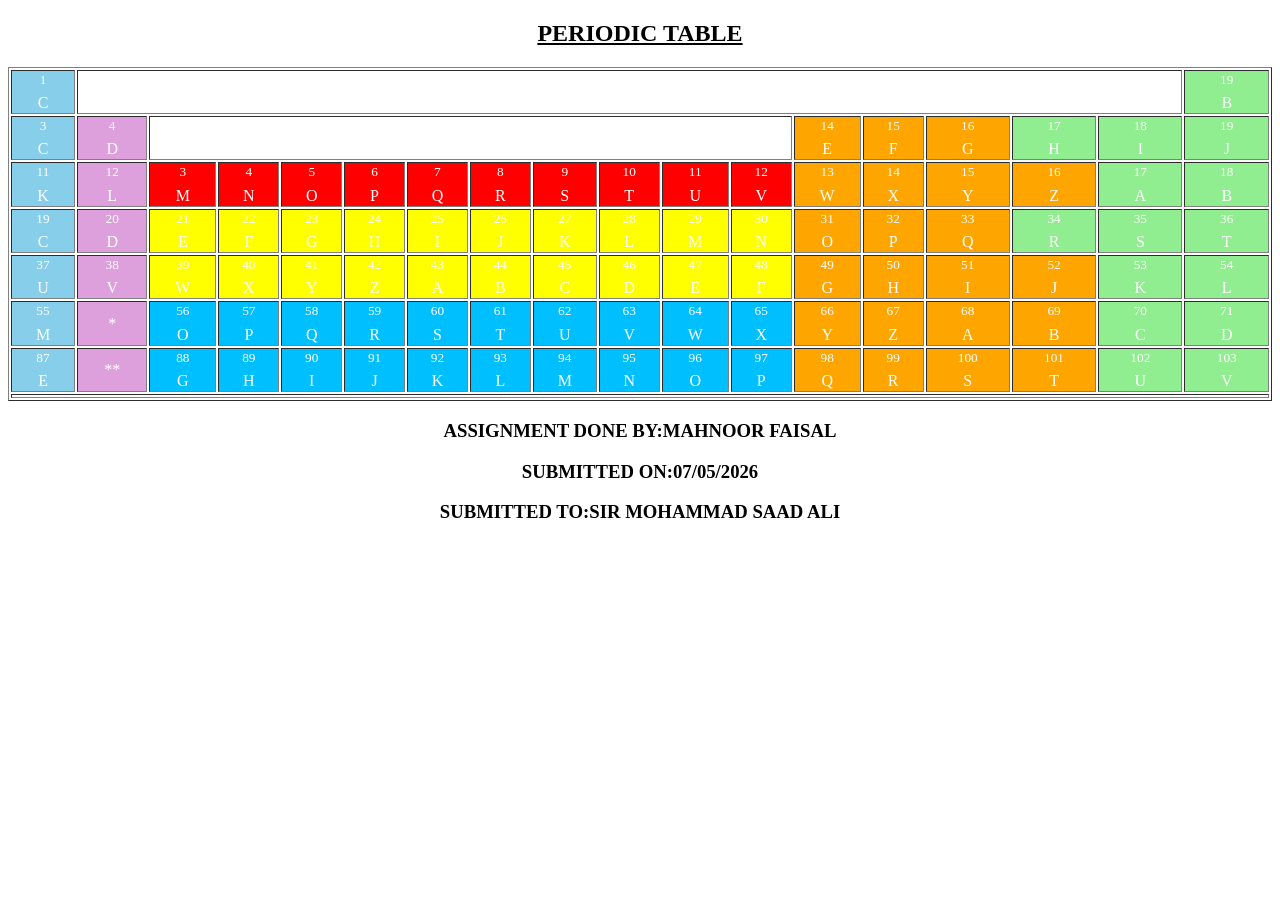
<file: assignment  4/index.html>
<!DOCTYPE html>
<html lang="en">

<head>
    <meta charset="UTF-8">
    <meta name="viewport" content="width=device-width, initial-scale=1.0">
    <title>Periodic Table</title>
</head>

<body>
    <center>
        <h2><u>PERIODIC TABLE</u></h2>
    </center>
    <font color="white">
        <table border="1" width="100%" align="center">
        
            <tr>

                <td bgcolor="skyblue">
                    <center>
                            <sup>1</sup><br>C
                    </center>
                    </td>
                    <td colspan="16"></td>
            
                <td bgcolor="lightgreen">
                    <center>
                    <sup>19</sup><br>B
                    </center>
                </td>
            </tr>

            <tr>
                
                <td bgcolor="skyblue">
                    <center><sup>3</sup><br>C</center>
                </td>

                <td bgcolor="plum">
                    <center><sup>4</sup><br>D</center>
                </td>

                <td colspan="10"></td>

                <td bgcolor="orange">
                    <center><sup>14</sup><br>E</center>
                </td>

                <td bgcolor="orange">
                    <center><sup>15</sup><br>F</center>
                </td>

                <td bgcolor="orange">
                    <center><sup>16</sup><br>G</center>
                </td>

                <td bgcolor="lightgreen">
                    <center><sup>17</sup><br>H</center>
                </td>

                <td bgcolor="lightgreen">
                    <center><sup>18</sup><br>I</center>
                </td>

                <td bgcolor="lightgreen">
                    <center><sup>19</sup><br>J</center>
                </td>
            </tr>

            <tr>
            
                <td bgcolor="skyblue">
                    <center><sup>11</sup><br>K</center>
                </td>

                <td bgcolor="plum">
                    <center><sup>12</sup><br>L</center>
                </td>

                <td bgcolor="red">
                    <center><sup>3</sup><br>M</center>
                </td>
                <td bgcolor="red">
                    <center><sup>4</sup><br>N</center>
                </td>
                <td bgcolor="red">
                    <center><sup>5</sup><br>O</center>
                </td>
                <td bgcolor="red">
                    <center><sup>6</sup><br>P</center>
                </td>
                <td bgcolor="red">
                    <center><sup>7</sup><br>Q</center>
                </td>
                <td bgcolor="red">
                    <center><sup>8</sup><br>R</center>
                </td>
                <td bgcolor="red">
                    <center><sup>9</sup><br>S</center>
                </td>
                <td bgcolor="red">
                    <center><sup>10</sup><br>T</center>
                </td>
                <td bgcolor="red">
                    <center><sup>11</sup><br>U</center>
                </td>
                <td bgcolor="red">
                    <center><sup>12</sup><br>V</center>
                </td>

                <td bgcolor="orange">
                    <center><sup>13</sup><br>W</center>
                </td>
                <td bgcolor="orange">
                    <center><sup>14</sup><br>X</center>
                </td>
                <td bgcolor="orange">
                    <center><sup>15</sup><br>Y</center>
                </td>
                <td bgcolor="orange">
                    <center><sup>16</sup><br>Z</center>
                </td>
                <td bgcolor="lightgreen">
                    <center><sup>17</sup><br>A</center>
                </td>
                <td bgcolor="lightgreen">
                    <center><sup>18</sup><br>B</center>
                </td>
            </tr>

            <tr>

                <td bgcolor="skyblue">
                    <center><sup>19</sup><br>C</center>
                </td>

                <td bgcolor="plum">
                    <center><sup>20</sup><br>D</center>
                </td>

                <td bgcolor="yellow">
                    <center><sup>21</sup><br>E</center>
                </td>
                <td bgcolor="yellow">
                    <center><sup>22</sup><br>F</center>
                </td>
                <td bgcolor="yellow">
                    <center><sup>23</sup><br>G</center>
                </td>
                <td bgcolor="yellow">
                    <center><sup>24</sup><br>H</center>
                </td>
                <td bgcolor="yellow">
                    <center><sup>25</sup><br>I</center>
                </td>
                <td bgcolor="yellow">
                    <center><sup>26</sup><br>J</center>
                </td>
                <td bgcolor="yellow">
                    <center><sup>27</sup><br>K</center>
                </td>
                <td bgcolor="yellow">
                    <center><sup>28</sup><br>L</center>
                </td>
                <td bgcolor="yellow">
                    <center><sup>29</sup><br>M</center>
                </td>
                <td bgcolor="yellow">
                    <center><sup>30</sup><br>N</center>
                </td>

                <td bgcolor="orange">
                    <center><sup>31</sup><br>O</center>
                </td>
                <td bgcolor="orange">
                    <center><sup>32</sup><br>P</center>
                </td>
                <td bgcolor="orange">
                    <center><sup>33</sup><br>Q</center>
                </td>
                <td bgcolor="lightgreen">
                    <center><sup>34</sup><br>R</center>
                </td>
                <td bgcolor="lightgreen">
                    <center><sup>35</sup><br>S</center>
                </td>
                <td bgcolor="lightgreen">
                    <center><sup>36</sup><br>T</center>
                </td>

            </tr>

            <tr>

                <td bgcolor="skyblue">
                    <center><sup>37</sup><br>U</center>
                </td>
                <td bgcolor="plum">
                    <center><sup>38</sup><br>V</center>
                </td>

                <td bgcolor="yellow">
                    <center><sup>39</sup><br>W</center>
                </td>
                <td bgcolor="yellow">
                    <center><sup>40</sup><br>X</center>
                </td>
                <td bgcolor="yellow">
                    <center><sup>41</sup><br>Y</center>
                </td>
                <td bgcolor="yellow">
                    <center><sup>42</sup><br>Z</center>
                </td>
                <td bgcolor="yellow">
                    <center><sup>43</sup><br>A</center>
                </td>
                <td bgcolor="yellow">
                    <center><sup>44</sup><br>B</center>
                </td>
                <td bgcolor="yellow">
                    <center><sup>45</sup><br>C</center>
                </td>
                <td bgcolor="yellow">
                    <center><sup>46</sup><br>D</center>
                </td>
                <td bgcolor="yellow">
                    <center><sup>47</sup><br>E</center>
                </td>
                <td bgcolor="yellow">
                    <center><sup>48</sup><br>F</center>
                </td>

                <td bgcolor="orange">
                    <center><sup>49</sup><br>G</center>
                </td>
                <td bgcolor="orange">
                    <center><sup>50</sup><br>H</center>
                </td>
                <td bgcolor="orange">
                    <center><sup>51</sup><br>I</center>
                </td>
                <td bgcolor="orange">
                    <center><sup>52</sup><br>J</center>
                </td>
                <td bgcolor="lightgreen">
                    <center><sup>53</sup><br>K</center>
                </td>
                <td bgcolor="lightgreen">
                    <center><sup>54</sup><br>L</center>
                </td>
            </tr>

            <tr>

                <td bgcolor="skyblue">
                    <center><sup>55</sup><br>M</center>
                </td>
                <td bgcolor="plum">
                    <center>*</center>
                </td>

                <td bgcolor="deepskyblue">
                    <center><sup>56</sup><br>O</center>
                </td>
                <td bgcolor="deepskyblue">
                    <center><sup>57</sup><br>P</center>
                </td>
                <td bgcolor="deepskyblue">
                    <center><sup>58</sup><br>Q</center>
                </td>
                <td bgcolor="deepskyblue">
                    <center><sup>59</sup><br>R</center>
                </td>
                <td bgcolor="deepskyblue">
                    <center><sup>60</sup><br>S</center>
                </td>
                <td bgcolor="deepskyblue">
                    <center><sup>61</sup><br>T</center>
                </td>
                <td bgcolor="deepskyblue">
                    <center><sup>62</sup><br>U</center>
                </td>
                <td bgcolor="deepskyblue">
                    <center><sup>63</sup><br>V</center>
                </td>
                <td bgcolor="deepskyblue">
                    <center><sup>64</sup><br>W</center>
                </td>
                <td bgcolor="deepskyblue">
                    <center><sup>65</sup><br>X</center>
                </td>

                <td bgcolor="orange">
                    <center><sup>66</sup><br>Y</center>
                </td>
                <td bgcolor="orange">
                    <center><sup>67</sup><br>Z</center>
                </td>
                <td bgcolor="orange">
                    <center><sup>68</sup><br>A</center>
                </td>
                <td bgcolor="orange">
                    <center><sup>69</sup><br>B</center>
                </td>
                <td bgcolor="lightgreen">
                    <center><sup>70</sup><br>C</center>
                </td>
                <td bgcolor="lightgreen">
                    <center><sup>71</sup><br>D</center>
                </td>
            </tr>

            <tr>

                <td bgcolor="skyblue">
                    <center><sup>87</sup><br>E</center>
                </td>
                <td bgcolor="plum">
                    <center>**</center>
                </td>

                <td bgcolor="deepskyblue">
                    <center><sup>88</sup> <br>G</center>
                </td>
                <td bgcolor="deepskyblue">
                    <center><sup>89</sup><br>H</center>
                </td>
                <td bgcolor="deepskyblue">
                    <center><sup>90</sup><br>I</center>
                </td>
                <td bgcolor="deepskyblue">
                    <center><sup>91</sup><br>J</center>
                </td>
                <td bgcolor="deepskyblue">
                    <center><sup>92</sup><br>K</center>
                </td>
                <td bgcolor="deepskyblue">
                    <center><sup>93</sup><br>L </center>
                </td>
                <td bgcolor="deepskyblue">
                    <center><sup>94</sup><br>M</center>
                </td>
                <td bgcolor="deepskyblue">
                    <center><sup>95</sup><br>N</center>
                </td>
                <td bgcolor="deepskyblue">
                    <center><sup>96</sup><br>O</center>
                </td>
                <td bgcolor="deepskyblue">
                    <center><sup>97</sup><br>P</center>
                </td>

                <td bgcolor="orange">
                    <center><sup>98</sup><br>Q</center>
                </td>
                <td bgcolor="orange">
                    <center><sup>99</sup><br>R</center>
                </td>
                <td bgcolor="orange">
                    <center><sup>100</sup><br>S</center>
                </td>
                <td bgcolor="orange">
                    <center><sup>101</sup><br>T</center>
                </td>
                <td bgcolor="lightgreen">
                    <center><sup>102</sup><br>U</center>
                </td>
                <td bgcolor="lightgreen">
                    <center><sup>103</sup><br>V</center>
                </td>
            </tr>

            <tr>
                <td colspan="18"></td>
            </tr>

        </table>
    </font>
    <center>
    <h3>ASSIGNMENT DONE BY:MAHNOOR FAISAL</h3>
    <h3>SUBMITTED ON:07/05/2026</h3>
    <h3>SUBMITTED TO:SIR MOHAMMAD SAAD ALI</h3>
    </center>
</body>

</html>
</file>
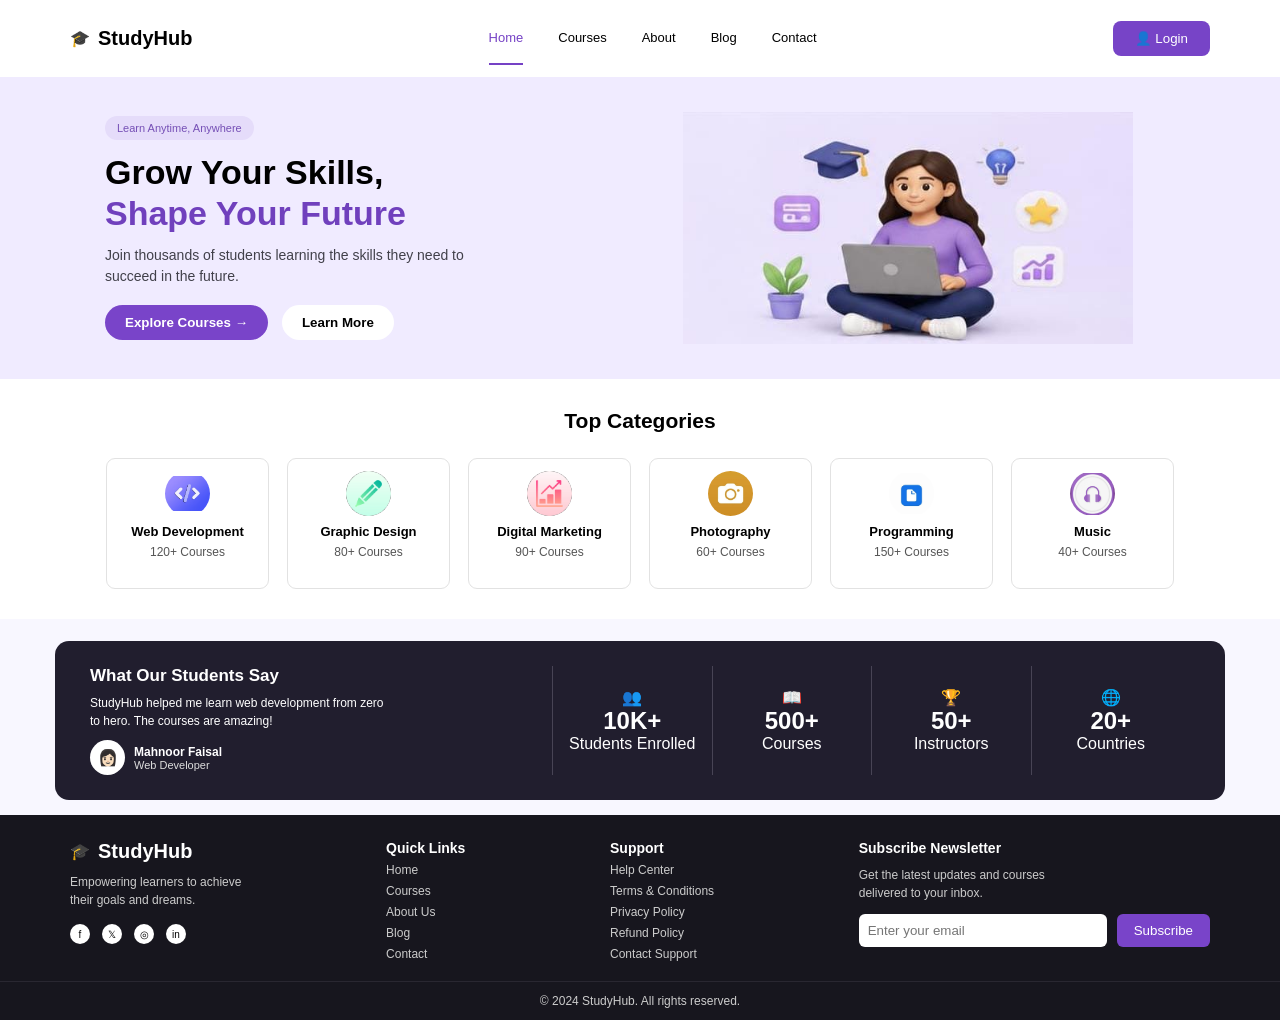
<file: assignment 0/index.html>
<!DOCTYPE html>
<html lang="en">

<head>
    <meta charset="UTF-8">
    <meta name="viewport" content="width=device-width, initial-scale=1.0">
    <title>Document</title>
</head>

<body>
    <title>StudyHub</title>
    <link rel="stylesheet" href="style.css">
    </head>

    <body>

        <div class="navbar">
            <div class="logos"> 🎓
                <h2>StudyHub</h2>
            </div>

            <div class="links">
                <a class="meow" href="#">Home</a>
                <a href="#">Courses</a>
                <a href="#">About</a>
                <a href="#">Blog</a>
                <a href="#">Contact</a>
            </div>

            <button class="login">👤 Login</button>
        </div>
        <div class="patanhi">
            <div class="text">

                <button class="small">
                    Learn Anytime, Anywhere
                </button>

                <h1>
                    Grow Your Skills,<br>
                    <b>Shape Your Future</b>
                </h1>

                <p>
                    Join thousands of students learning the skills
                    they need to succeed in the future.
                </p>

                <div class="buttons">

                    <button class="explore">
                        Explore Courses →
                    </button>

                    <button class="learnmore">
                        Learn More
                    </button>
                </div>
            </div>

            <div class="picture">
                <img src="girl.png">
            </div>
        </div>

        <div class="topcategories">

            <h2>Top Categories</h2>

            <div class="cards">
                <div class="box">

                    <div class="icon purple">
                        <img src="pic 2.jpeg.jpeg">
                    </div>
                    <h3>Web Development</h3>
                    <p>120+ Courses</p>

                </div>

                <div class="box">
                    <div class="icon green">
                        <img src="pic 3.jpeg.jpeg">
                    </div>

                    <h3>Graphic Design</h3>
                    <p>80+ Courses</p>

                </div>

                <div class="box">

                    <div class="icon pink">
                        <img src="pic 4.jpeg.jpeg">
                    </div>

                    <h3>Digital Marketing</h3>
                    <p>90+ Courses</p>

                </div>

                <div class="box">

                    <div class="icon yellow">
                        <img src="pic 5.jpeg.jpeg">
                    </div>

                    <h3>Photography</h3>
                    <p>60+ Courses</p>

                </div>

                <div class="box">

                    <div class="icon blue">
                        <img src="pic 6.jpeg.jpeg">
                    </div>

                    <h3>Programming</h3>
                    <p>150+ Courses</p>

                </div>

                <div class="box">

                    <div class="icon violet">
                        <img src="pic 7.jpeg.jpeg">
                    </div>

                    <h3>Music</h3>
                    <p>40+ Courses</p>

                </div>

            </div>

        </div>

        <div class="blackbox">

            <div class="review">

                <h2>What Our Students Say</h2>

                <p>
                    StudyHub helped me learn web development
                    from zero to hero. The courses are amazing!
                </p>

                <div class="student">

                    <div class="mahnoor">👩🏻</div>

                    <div>
                        <h4>Mahnoor Faisal</h4>
                        <p>Web Developer</p>
                    </div>

                </div>

            </div>

            <div class="pinky">
                <div>👥</div>
                <h2>10K+</h2>
                <p>Students Enrolled</p>
            </div>

            <div class="pinky">
                <div>📖</div>
                <h2>500+</h2>
                <p>Courses</p>
            </div>

            <div class="pinky">
                <div>🏆</div>
                <h2>50+</h2>
                <p>Instructors</p>
            </div>

            <div class="pinky">
                <div>🌐</div>
                <h2>20+</h2>
                <p>Countries</p>
            </div>

        </div>

        <div class="footer">

            <div class="footerkiinfo">

                <div class="footerkalogo">🎓
                    <h2>StudyHub</h2>
                </div>

                <p>
                    Empowering learners to achieve<br>
                    their goals and dreams.
                </p>

                <div class="social">
                    <div>f</div>
                    <div>𝕏</div>
                    <div>◎</div>
                    <div>in</div>
                </div>

            </div>

            <div class="footer-column">

                <h3>Quick Links</h3>

                <a href="#">Home</a>
                <a href="#">Courses</a>
                <a href="#">About Us</a>
                <a href="#">Blog</a>
                <a href="#">Contact</a>

            </div>

            <div class="footer-column">

                <h3>Support</h3>

                <a href="#">Help Center</a>
                <a href="#">Terms & Conditions</a>
                <a href="#">Privacy Policy</a>
                <a href="#">Refund Policy</a>
                <a href="#">Contact Support</a>

            </div>

            <div class="newsletter">

                <h3>Subscribe Newsletter</h3>

                <p>
                    Get the latest updates and courses<br>
                    delivered to your inbox.
                </p>

                <div class="subscribe">

                    <input type="text" placeholder="Enter your email">
                    <button>Subscribe</button>

                </div>

            </div>

        </div>

        <div class="copyright">
            © 2024 StudyHub. All rights reserved.
        </div>

    </body>

</html>
</file>
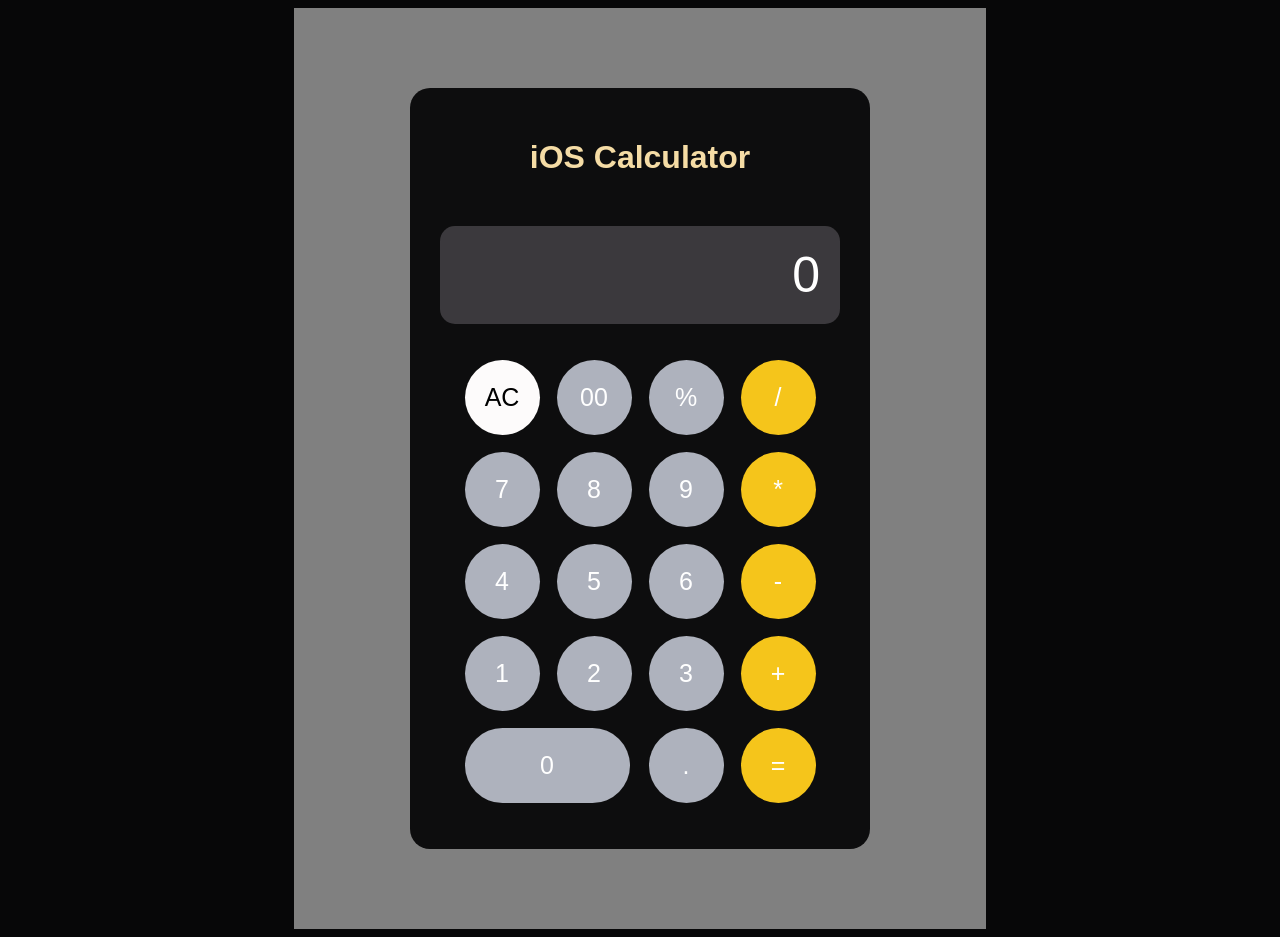
<file: assignment 2  css/index.html>
<!DOCTYPE html>
<html lang="en">
<head>
    <meta charset="UTF-8">
    <meta name="viewport" content="width=device-width, initial-scale=1.0">
    <title>Document</title>
<link rel="stylesheet" href="style.css">
</head>

<body>

    <div class="mahnoor">

    <div class="calculator">

        <h1>iOS Calculator</h1>

        <div class="screen">0</div>

        <table>
            <tr>
                <td><button class="white">AC</button></td>
                <td><button>00</button></td>
                <td><button>%</button></td>
                <td><button class="yellow">/</button></td>
            </tr>

            <tr>
                <td><button>7</button></td>
                <td><button>8</button></td>
                <td><button>9</button></td>
                <td><button class="yellow">*</button></td>
            </tr>

            <tr>
                <td><button>4</button></td>
                <td><button>5</button></td>
                <td><button>6</button></td>
                <td><button class="yellow">-</button></td>
            </tr>

            <tr>
                <td><button>1</button></td>
                <td><button>2</button></td>
                <td><button>3</button></td>
                <td><button class="yellow">+</button></td>
            </tr>

            <tr>
                <td colspan="2">
                    <button class="zero">0</button>
                </td>
                <td><button>.</button></td>
                <td><button class="yellow">=</button></td>
            </tr>
        </table>

    </div>

    </div>

    
</body>
</html>
</file>
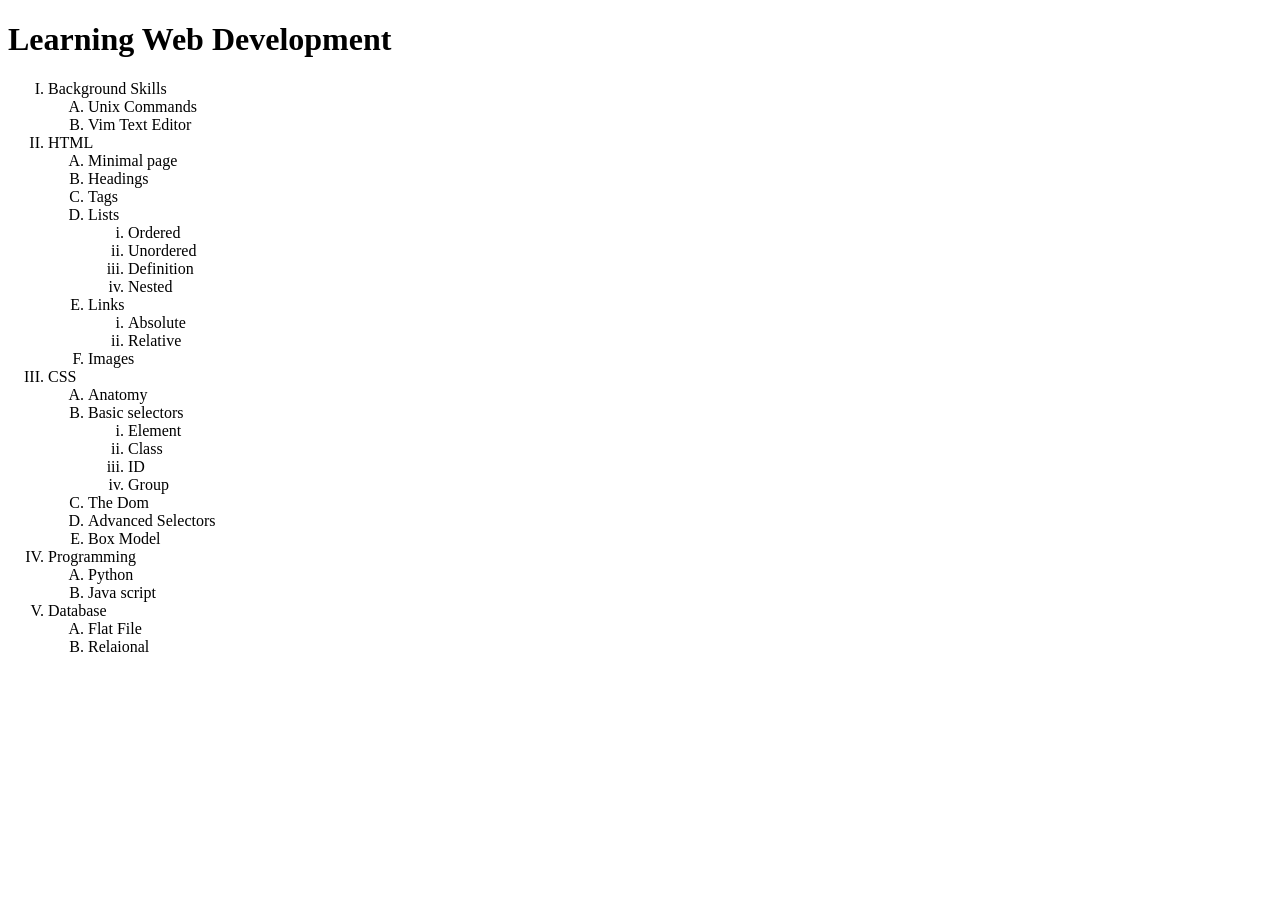
<file: assignment 2/index.html>
<!DOCTYPE html>
<html lang="en">
<head>
    <meta charset="UTF-8">
    <meta name="viewport" content="width=device-width, initial-scale=1.0">
    <title>Learning Web development</title>
</head>
<body>
    <h1><b>Learning Web Development</b></h1>
    <ol type="I">
        <li>Background Skills
        <ol type="A">
            <li>Unix Commands</li>
            <li>Vim Text Editor</li>
            </ol>
        </li>

            <li>HTML
                <Ol type="A">
                    <li>Minimal page</li>
                    <li>Headings </li>
                    <li>Tags</li>

                    <li>Lists
                        <ol type="i">
                        <li>Ordered</li>
                        <li>Unordered</li>
                        <li>Definition</li>
                        <li>Nested</li>
                    </ol>
                    </li>

                    <li>Links
                        <ol type="i">
                    <li>Absolute</li>
                    <li>Relative</li>
                    </ol>
                    </li>

                    <li>Images</li>
                    </ol>
                    </li>

                    <li>CSS
                    <ol type="A">
                    <li> Anatomy</li>

                    <li>Basic selectors
                        <ol  type="i">
                            <li>Element</li>
                            <li>Class</li>
                            <li>ID</li>
                            <li>Group </li>
                            </ol>
                        </li>

                        <li>The Dom</li>
                        <li>Advanced Selectors</li>
                        <li>Box Model</li>
                        </ol>
                    </li>

                    <li>Programming
                    <ol type="A">
                    <li>Python</li>
                    <li>Java script</li>
                    </ol>
                        </li>

                        <Li>Database
                        <ol  type="A">
                        <li>Flat File</li>
                        <li>Relaional</li>
                    </ol>
                </li>

            </ol>
</body>
</html>
</file>
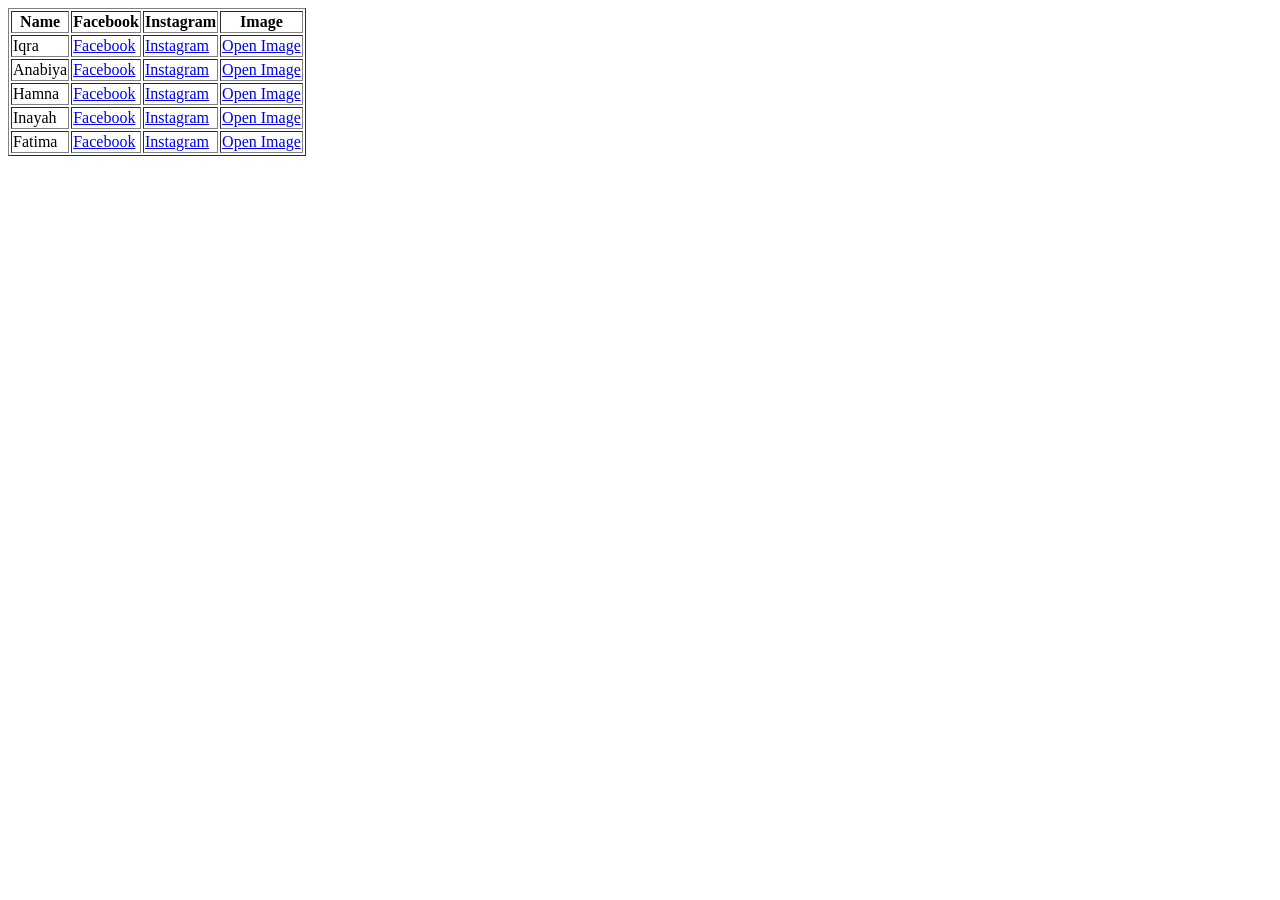
<file: assignment 3/index.html>
<!DOCTYPE html>
<html lang="en">

<head>
    <meta charset="UTF-8">
    <meta name="viewport" content="width=device-width, initial-scale=1.0">
    <title>Assignment 3</title>
</head>

<body>
    <table border="">
        <tr>
            <th>Name</th>
            <th>Facebook</th>
            <th>Instagram</th>
            <th>Image</th>
        </tr>

        <tr>
            <td>Iqra</td>
            <td><a target="_blank" href="https://www.facebook.con">Facebook</a></td>
            <td> <a target="_blank" href="https://www.instagram.com">Instagram</a></td>
            <td><a href="iqra.avif" target="_blank"> Open Image</a></td>
        </tr>

        <tr>
            <td>Anabiya</td>
            <td> <a target="_blank" href="https://www.facebook.com"> Facebook</a></td>
            <td> <a target="_blank" href="https://www.instagram.com"> Instagram</a></td>
            <td> <a href="anabiya.png" target="_blank"> Open Image </a></td>
        </tr>

        <tr>
            <td> Hamna</td>
            <td> <a target="_blank" href="https://www.facebook.com"> Facebook</a></td>
            <td> <a target="_blank" href="https://www.instagram.com"> Instagram</a></td>
            <td> <a href="hamna.webp" target="_blank"> Open Image</a></td>
        </tr>

        <tr>
            <td> Inayah</td>
            <td> <a target="_blank" href="https://www.facebook.com">Facebook</a></td>
            <td> <a target="_blank" href="https://www.instagram.com"> Instagram</a></td>
            <td> <a href="inayah.webp" target="_blank">Open Image </a></td>
        </tr>

        <tr>
            <td> Fatima</td>
            <td> <a target="_blank" href="https://www.facebook.com"> Facebook</a></td>
            <td> <a target="_blank" href="https://www.instagram.com"> Instagram</a></td>
            <td> <a href="fatima.webp" target="_blank">Open Image </a></td>
        </tr>
    </table>
</body>

</html>
</file>
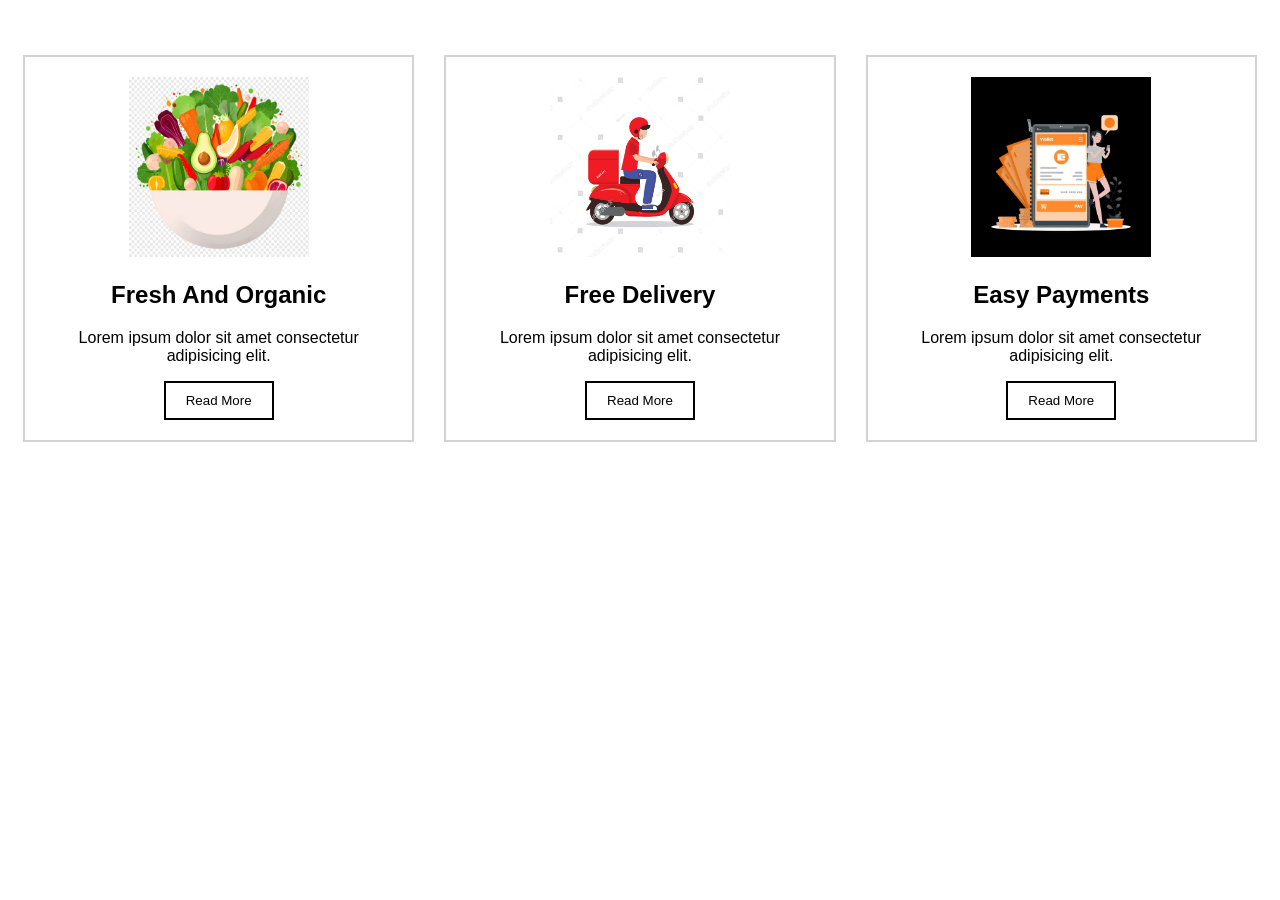
<file: assignment css/index.html>
<!DOCTYPE html>
<html>
<head>
    <title>Document</title>
    <link rel="stylesheet" href="style.css">
</head>
<body>

<div class="parent">

    <div class="card">
        <img src="bowl.png" alt="">
        <h2>Fresh And Organic</h2>
        <p>Lorem ipsum dolor sit amet consectetur adipisicing elit.</p>
        <button>Read More</button>
    </div>

    <div class="card">
        <img src="deliveryboy.png" alt="">
        <h2>Free Delivery</h2>
        <p>Lorem ipsum dolor sit amet consectetur adipisicing elit.</p>
        <button>Read More</button>
    </div>

    <div class="card">
        <img src="pay.png.png" alt="">
        <h2>Easy Payments</h2>
        <p>Lorem ipsum dolor sit amet consectetur adipisicing elit.</p>
        <button>Read More</button>
    </div>

</div>

</body>
</html>
</file>
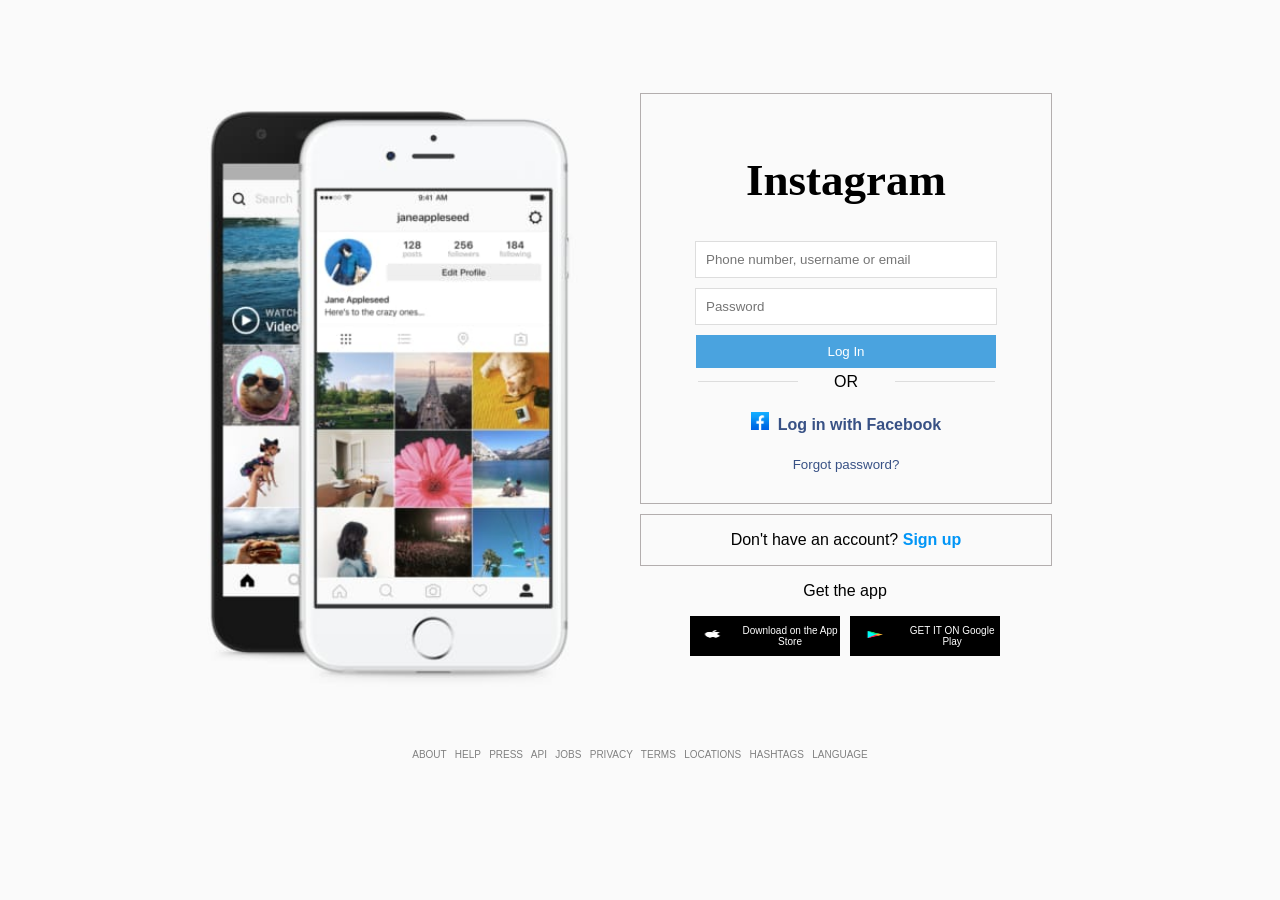
<file: assignmentt/index.html>
<!DOCTYPE html>
<html>

<head>
    <title>Instagram</title>
    <link rel="stylesheet" href="style.css">
</head>

<body>

    <div class="main">

        <div class="left">
            <img src="phone.png">
        </div>

        <div class="right">
            <div class="box1">

                <h1>Instagram</h1>

                <input type="text" placeholder="Phone number, username or email">

                <input type="password" placeholder="Password">

                <button>Log In</button>

                <div class="or">
                    <hr>
                    <p>OR</p>
                    <hr>
                </div>

                <h4>
                    <img class="facebook" src="facebook.png">&nbsp;
                    Log in with Facebook
                </h4>

                <small>Forgot password?</small>
            </div>

            <div class="box2">
                <p>
                    Don't have an account?
                    <b>Sign up</b>
                </p>

            </div>

            <p class="gettheapp">Get the app</p>

            <div class="apps">
                <div class="store">
                    <img src="appstore.png">
                    <p>Download on the App Store</p>
                </div>

                <div class="store">
                    <img src="googleplay.png">
                    <p>GET IT ON Google Play</p>
                </div>
            </div>
        </div>
    </div>

    <div class="footer">
        ABOUT &nbsp; HELP &nbsp; PRESS &nbsp; API &nbsp; JOBS &nbsp;
        PRIVACY &nbsp; TERMS &nbsp; LOCATIONS &nbsp; HASHTAGS &nbsp; LANGUAGE
    </div>

</body>

</html>
</file>
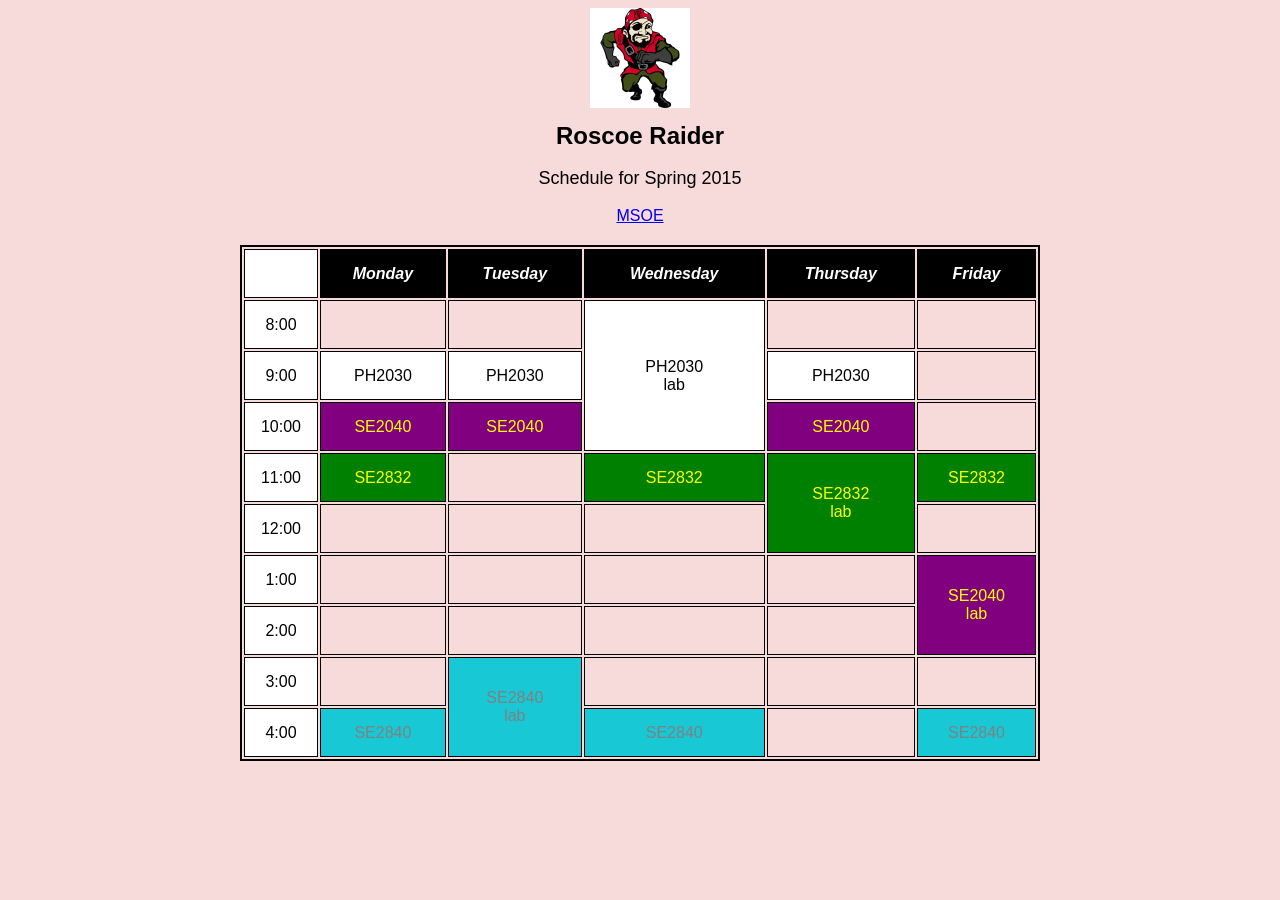
<file: assiignment 3 css/index.html>
<!DOCTYPE html>
<html>
<head>
    <title>Roscoe Raider</title>
    <link rel="stylesheet" href="style.css">
</head>

<body>

<div class="main">

    <img src="roscoraider.png" class="raider">

    <h2>Roscoe Raider</h2>
    <p class="schedule">Schedule for Spring 2015</p>
    <a href="#">MSOE</a>

    <table>

        <tr>
            <th class="time"></th>
            <th>Monday</th>
            <th>Tuesday</th>
            <th>Wednesday</th>
            <th>Thursday</th>
            <th>Friday</th>
        </tr>

        <tr>
            <td class="time">8:00</td>
            <td></td>
            <td></td>
            <td rowspan="3" class="white">PH2030<br>lab</td>
            <td></td>
            <td></td>
        </tr>

        <tr>
            <td class="time">9:00</td>
            <td class="white">PH2030</td>
            <td class="white">PH2030</td>
            <td class="white">PH2030</td>
            <td></td>
        </tr>

        <tr>
            <td class="time">10:00</td>
            <td class="purple">SE2040</td>
            <td class="purple">SE2040</td>
            <td class="purple">SE2040</td>
            <td></td>
        </tr>

        <tr>
            <td class="time">11:00</td>
            <td class="green">SE2832</td>
            <td></td>
            <td class="green">SE2832</td>
            <td rowspan="2" class="green">SE2832<br>lab</td>
            <td class="green">SE2832</td>
        </tr>

        <tr>
            <td class="time">12:00</td>
            <td></td>
            <td></td>
            <td></td>
            <td></td>
        </tr>

        <tr>
            <td class="time">1:00</td>
            <td></td>
            <td></td>
            <td></td>
            <td></td>
            <td rowspan="2" class="purple">SE2040<br>lab</td>
        </tr>

        <tr>
            <td class="time">2:00</td>
            <td></td>
            <td></td>
            <td></td>
            <td></td>
        </tr>

        <tr>
            <td class="time">3:00</td>
            <td></td>
            <td rowspan="2" class="blue">SE2840<br>lab</td>
            <td></td>
            <td></td>
            <td></td>
        </tr>

        <tr>
            <td class="time">4:00</td>
            <td class="blue">SE2840</td>
            <td class="blue">SE2840</td>
            <td></td>
            <td class="blue">SE2840</td>
        </tr>

    </table>

</div>

</body>
</html>
</file>
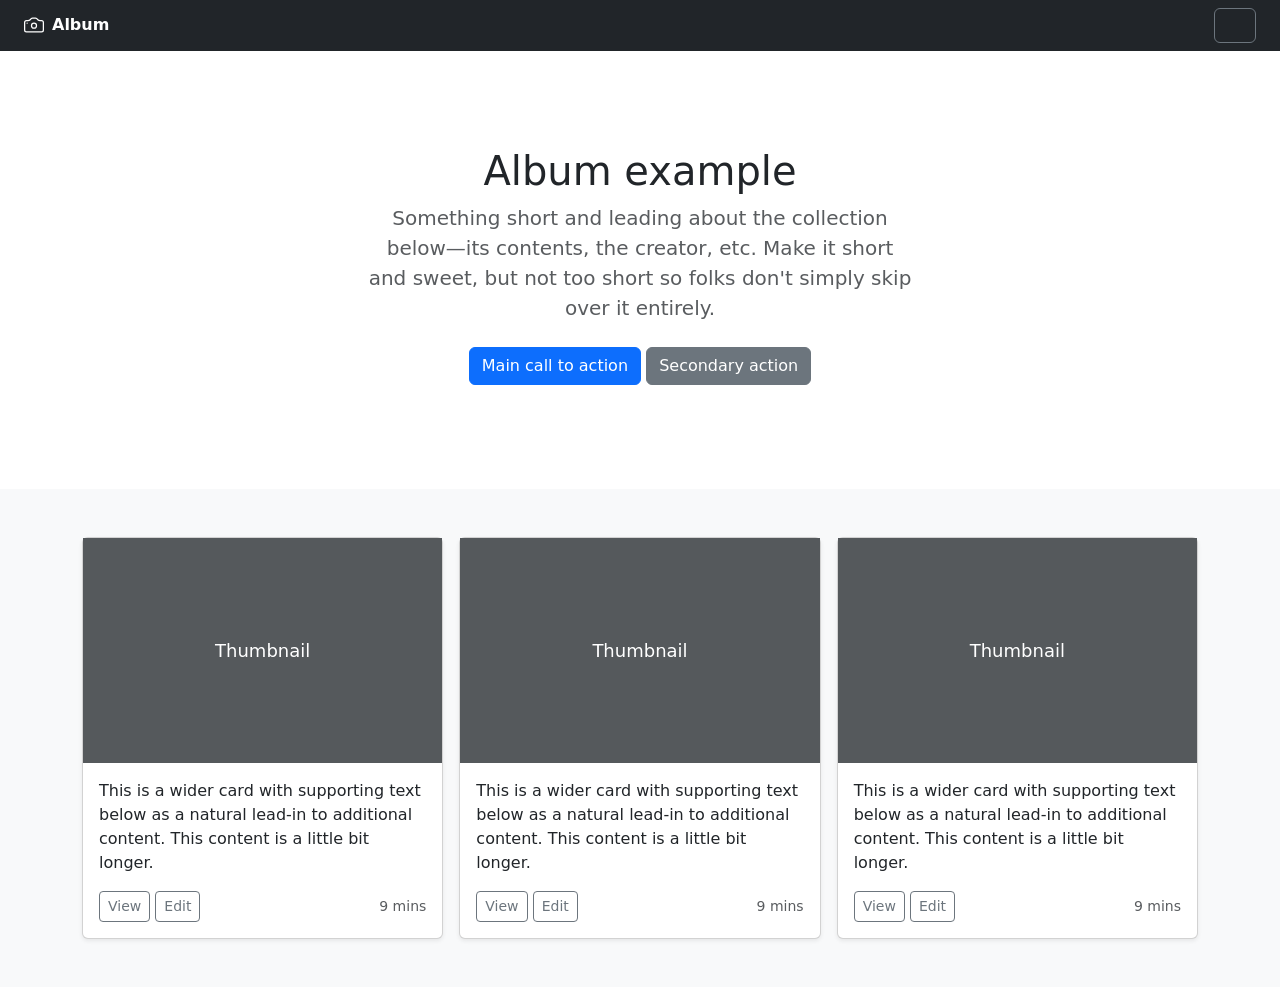
<file: bootstrapassignment/index.html>
<!DOCTYPE html>
<html lang="en">
<head>
    <meta charset="UTF-8">
    <meta name="viewport" content="width=device-width, initial-scale=1.0">
    <title>Album</title>
    <link rel="stylesheet" href="https://cdn.jsdelivr.net/npm/bootstrap@5.3.8/dist/css/bootstrap.min.css">
    <link rel="stylesheet" href="style.css">
</head>
<body>

  <div class="bg-dark">
    <div class="d-flex justify-content-between align-items-center p-2 px-4">
        <div class="d-flex align-items-center text-white fw-bold">
            <svg xmlns="http://www.w3.org/2000/svg" width="20" height="20" fill="white" viewBox="0 0 16 16" class="me-2">
              <path d="M15 12a1 1 0 0 1-1 1H2a1 1 0 0 1-1-1V6a1 1 0 0 1 1-1h1.172a3 3 0 0 0 2.12-.879l.83-.828A1 1 0 0 1 6.827 3h2.344a1 1 0 0 1 .707.293l.828.828A3 3 0 0 0 12.828 5H14a1 1 0 0 1 1 1zM2 4a2 2 0 0 0-2 2v6a2 2 0 0 0 2 2h12a2 2 0 0 0 2-2V6a2 2 0 0 0-2-2h-1.172a2 2 0 0 1-1.414-.586l-.828-.828A2 2 0 0 0 9.172 2H6.828a2 2 0 0 0-1.414.586l-.828.828A2 2 0 0 1 3.172 4z"/>
              <path d="M8 11a2.5 2.5 0 1 1 0-5 2.5 2.5 0 0 1 0 5m0-1a1.5 1.5 0 1 0 0-3 1.5 1.5 0 0 0 0 3"/>
              <path d="M3 6.5a.5.5 0 1 1-1 0 .5.5 0 0 1 1 0"/>
            </svg>
            <span>Album</span>
        </div>
        <button class="btn btn-dark border border-secondary px-2 py-1">
            <span class="navbar-toggler-icon" style="filter: invert(0.5);"></span>
        </button>
    </div>
  </div>

    <div class="py-5 text-center container">
        <div class="row py-lg-5">
            <div class="col-lg-6 col-md-8 mx-auto">
                <h1 class="fw-light">Album example</h1>
                <p class="lead text-body-secondary">
                    Something short and leading about the collection below—its contents, the creator, etc. Make it short and sweet, but not too short so folks don't simply skip over it entirely.
                </p>
                <div>
                    <a href="#" class="btn btn-primary my-2">Main call to action</a>
                    <a href="#" class="btn btn-secondary my-2">Secondary action</a>
                </div>
            </div>
        </div>
    </div>

    <div class="py-5 bg-body-tertiary">
        <div class="container">
            <div class="row row-cols-1 row-cols-sm-2 row-cols-md-3 g-3">
                <div class="col">
                    <div class="card shadow-sm">
                        <div class="thumbnail">Thumbnail</div>
                        <div class="card-body">
                            <p class="card-text">This is a wider card with supporting text below as a natural lead-in to additional content. This content is a little bit longer.</p>
                            <div class="d-flex justify-content-between align-items-center">
                                <div>
                                    <button class="btn btn-sm btn-outline-secondary">View</button>
                                    <button class="btn btn-sm btn-outline-secondary">Edit</button>
                                </div>
                                <small class="text-body-secondary">9 mins</small>
                            </div>
                        </div>
                    </div>
                </div>
                <div class="col">
                    <div class="card shadow-sm">
                        <div class="thumbnail">Thumbnail</div>
                        <div class="card-body">
                            <p class="card-text">This is a wider card with supporting text below as a natural lead-in to additional content. This content is a little bit longer.</p>
                            <div class="d-flex justify-content-between align-items-center">
                                <div>
                                    <button class="btn btn-sm btn-outline-secondary">View</button>
                                    <button class="btn btn-sm btn-outline-secondary">Edit</button>
                                </div>
                                <small class="text-body-secondary">9 mins</small>
                            </div>
                        </div>
                    </div>
                </div>
                <div class="col">
                    <div class="card shadow-sm">
                        <div class="thumbnail">Thumbnail</div>
                        <div class="card-body">
                            <p class="card-text">This is a wider card with supporting text below as a natural lead-in to additional content. This content is a little bit longer.</p>
                            <div class="d-flex justify-content-between align-items-center">
                                <div>
                                    <button class="btn btn-sm btn-outline-secondary">View</button>
                                    <button class="btn btn-sm btn-outline-secondary">Edit</button>
                                </div>
                                <small class="text-body-secondary">9 mins</small>
                            </div>
                        </div>
                    </div>
                </div>
            </div>
        </div>
    </div>

<script src="https://cdn.jsdelivr.net/npm/bootstrap@5.3.8/dist/js/bootstrap.bundle.min.js"></script>
</body>
</html>
</file>
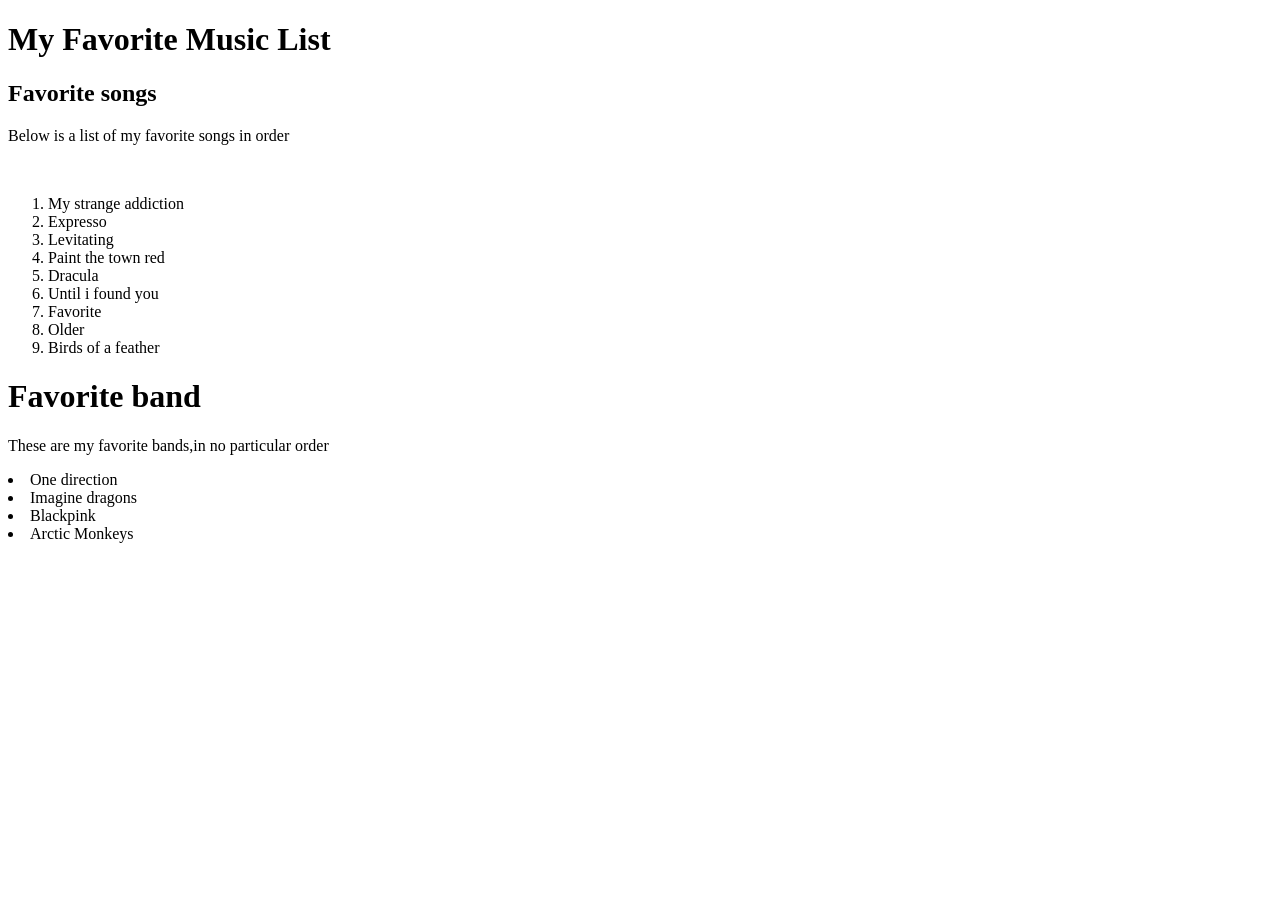
<file: assignment 3/assignment 1/index.html>
<!DOCTYPE html>
<html lang="en">
<head>
    <meta charset="UTF-8">
    <meta name="viewport" content="width=device-width, initial-scale=1.0">
    <title>Document</title>
</head>
<body>
    <h1><b>My Favorite Music List</b></h1>
    <h2>Favorite songs</h2>
    <p>Below is a list of my favorite songs in order</p>
    <br>
    <ol>
        <li>My strange addiction</li>
        <li>Expresso</li>
        <li>Levitating</li>
        <li>Paint the town red</li>
        <li>Dracula</li>
        <li>Until i  found you</li>
        <li>Favorite</li>
        <li>Older</li>
        <li>Birds of a feather</li>
    </ol>
    <h1>Favorite band</h1>
    <p>These are my favorite bands,in  no  particular order</p>
    <li>One direction</li>
    <li>Imagine dragons</li>
    <li>Blackpink</li>
    <li>Arctic  Monkeys</li>
</body>
</html>
</file>
<file: assignment 0/style.css>
* {
    margin: 0;
    padding: 0;
}

body {
    font-family: Arial, sans-serif;
    background: #f8f7ff;
}

.navbar {
    display: flex;
    justify-content: space-between;
    align-items: center;
    padding: 12px 70px;
    background: white;
}

.logos {
    display: flex;
    align-items: center;
    gap: 8px;
}

.logos h2 {
    font-size: 20px;
}

.links {
    display: flex;
    gap: 35px;
}

.links a {
    text-decoration: none;
    color: black;
    font-size: 13px;
    padding: 18px 0;
}

.links .meow {
    color: #7541c5;
    border-bottom: 2px solid #7541c5;
}

.login {
    background: #7744c7;
    color: white;
    border: none;
    padding: 10px 22px;
    border-radius: 8px;
}

.patanhi {
    display: flex;
    justify-content: space-between;
    align-items: center;
    padding: 35px 105px;
    background: #f0ebff;
}

.text {
    width: 50%;
}

.small {
    border: none;
    background: #e5dcfa;
    color: #7650b6;
    padding: 6px 12px;
    border-radius: 12px;
    font-size: 11px;
    margin-bottom: 12px;
}

.text h1 {
    font-size: 34px;
    line-height: 1.2;
    margin-bottom: 12px;
}

.text h1 b {
    color: #7040bd;
}

.text p {
    width: 410px;
    color: #41404a;
    font-size: 14px;
    line-height: 1.5;
}

.buttons {
    display: flex;
    gap: 14px;
    margin-top: 18px;
}

.explore,
.learnmore {
    border: none;
    padding: 10px 20px;
    border-radius: 20px;
    font-weight: bold;
}

.explore {
    background: #7944c9;
    color: white;
}

.learnmore {
    background: white;
}

.picture {
    width: 50%;
    display: flex;
    justify-content: center;
}

.picture img {
    width: 450px;
}

.topcategories {
    background: white;
    padding: 30px 70px;
}

.topcategories > h2 {
    text-align: center;
    font-size: 21px;
    margin-bottom: 25px;
}

.cards {
    display: flex;
    justify-content: center;
    align-items: center;
    gap: 18px;
}

.box {
    width: 145px;
    height: 105px;
    padding: 12px 8px;
    border: 1px solid #e2e2e2;
    border-radius: 9px;
    text-align: center;
    background: white;
}

.icon {
    width: 45px;
    height: 45px;
    margin: auto;
    margin-bottom: 8px;
    display: flex;
    justify-content: center;
    align-items: center;
}

.icon img {
    width: 45px;
    height: 45px;
    object-fit: contain;
    border-radius: 50px;
}

.box h3 {
    font-size: 13px;
    margin-bottom: 6px;
}

.box p {
    font-size: 12px;
    color: #555;
}

.blackbox {
    display: flex;
    margin: 22px 55px 15px;
    padding: 25px 35px;
    background: #211e2e;
    color: white;
    border-radius: 14px;
}

.review {
    width: 42%;
}

.review h2 {
    font-size: 17px;
    margin-bottom: 8px;
}

.review > p {
    width: 300px;
    font-size: 12px;
    line-height: 1.5;
}

.student {
    display: flex;
    align-items: center;
    gap: 9px;
    margin-top: 10px;
}

.mahnoor {
    width: 35px;
    height: 35px;
    background: white;
    border-radius: 50%;
    display: flex;
    justify-content: center;
    align-items: center;
}

.student h4 {
    font-size: 12px;
}

.student p {
    font-size: 11px;
    color: #ddd;
}

.pinky {
    flex: 1;
    display: flex;
    flex-direction: column;
    justify-content: center;
    align-items: center;
    border-left: 1px solid #484455;
}

.stat div {
    font-size: 25px;
    margin-bottom: 7px;
}

.stat h2 {
    font-size: 18px;
}

.stat p {
    font-size: 11px;
    margin-top: 5px;
    color: #ddd;
}

.footer {
    display: flex;
    justify-content: space-between;
    gap: 40px;
    padding: 25px 70px 20px;
    background: #17161e;
    color: white;
}

.footerkalogo {
    display: flex;
    align-items: center;
    gap: 8px;
}

.footerkalogo h2 {
    font-size: 20px;
}

.footer p {
    margin-top: 10px;
    color: #ccc;
    font-size: 12px;
    line-height: 1.5;
}

.footer-column {
    display: flex;
    flex-direction: column;
    gap: 7px;
}

.footer-column h3,
.newsletter h3 {
    font-size: 14px;
}

.footer-column a {
    text-decoration: none;
    color: #ccc;
    font-size: 12px;
}

.social {
    display: flex;
    gap: 12px;
    margin-top: 15px;
}

.social div {
    width: 20px;
    height: 20px;
    background: white;
    color: black;
    border-radius: 50%;
    display: flex;
    justify-content: center;
    align-items: center;
    font-size: 10px;
}

.subscribe {
    display: flex;
    gap: 10px;
    margin-top: 12px;
}

.subscribe input {
    width: 230px;
    padding: 9px;
    border: none;
    border-radius: 6px;
}

.subscribe button {
    background: #7944c9;
    color: white;
    border: none;
    padding: 9px 17px;
    border-radius: 6px;
}

.copyright {
    text-align: center;
    padding: 12px;
    background: #17161e;
    color: #ccc;
    border-top: 1px solid #292731;
    font-size: 12px;
}
</file>
<file: assignment 2  css/style.css>
body {
    background-color: #070708;
    font-family: Arial;
}

.mahnoor{
    width:50%;
    margin:auto;
    padding: 30px;
    background-color: gray;
}

.calculator {
    width: 400px;
    margin: 50px auto;
    padding: 30px;
    background-color: #0d0d0e;
    border-radius: 20px;
}

h1 {
    color: #f5dca5;
    text-align: center;
    margin-bottom: 50px;
}

.screen {
    background-color: #3b393d;
    color: white;
    font-size: 50px;
    text-align: right;
    padding: 20px;
    border-radius: 15px;
    margin-bottom: 20px;
}

table {
    margin: auto;
    border-spacing: 15px;
}

button {
    width: 75px;
    height: 75px;
    border: none;
    border-radius: 50%;
    background-color: #aeb2bd;
    color: white;
    font-size: 25px;
}

.yellow {
    background-color: #f5c51b;
}

.white {
    background-color: #fdfbfb;
    color: black;
}

.zero {
    width: 165px;
    border-radius: 40px;
}
</file>
<file: assignment css/style.css>
body {
    font-family: Arial, Helvetica, sans-serif;
}

h1{
    text-align: center;
}

.parent{
    display: flex;
    margin-top: 40px;
}

.card{
    width: 30%;
    border: 2px solid lightgray;
    text-align: center;
    padding: 20px;
    margin: 15px;
}

.card img{
    width: 180px;
    height: 180px;
}

button{
    padding: 10px 20px;
    background-color: white;
    border: 2px solid black;
}
</file>
<file: assignmentt/style.css>
body {
    background-color: #fafafa;
    font-family: Arial;
}

.main {
    display: flex;
    width: 900px;
    margin: 50px auto;
    align-items: center;
}

.left {
    width: 450px;
}

.left img {
    width: 400px;
}

.right{
    width:410px;
}

.box1 {
    width: 350px;
    text-align: center;
    border:1px solid #b3aeae;
    padding:30px;
}

h1 {
    font-family: cursive;
    font-size: 45px;
}

input {
    width: 280px;
    padding: 10px;
    margin: 5px;
    border:1px solid #ddd;
}

.or{
    display:flex;
    align-items: center;
    gap:10px;
}

.or hr{
    width:100px;
    border:none;
    border-top: 1px solid #ddd;
}

.or p{
    margin:0;
}

button {
    width: 300px;
    padding: 9px;
    margin: 5px;
    background-color: #4aa3df;
    color: white;
    border: none;
}

h4 {
    color: #385185;
}

.facebook {
    width: 18px;
    height: 18px;

}

small {
    color: #385185;
}

.box2{
    width:410px;
    border:1px solid #b3aeae;
    text-align: center;
    margin-top: 10px;
}

.gettheapp{
    text-align: center;
}
b {
    color: #0095f6;
}

.apps {
    display:flex;
    justify-content: center;
    gap:10px;
}

.store{
    width:150px;
    height:40px;
    background-color: black;
    display: flex;
    align-items: center;
    text-align: center;
    justify-content: center;
}

.store img{
    width:55px;
    height:40px;
}

.store p{
    color:white;
    font-size: 10px;
    margin-left: 5px;
}

.footer {
    text-align: center;
    font-size: 10px;
    color: gray;
    margin-top: 50px;
}
</file>
<file: assiignment 3 css/style.css>
body {
    background-color: #f7dada;
    font-family: Arial;
}

.main {
    width: 800px;
    margin: auto;
    text-align: center;
}

.raider {
    width: 100px;
    height: 100px;
}

h2 {
    margin: 10px;
}

.schedule {
    font-size: 18px;
}

table {
    width: 100%;
    margin-top: 20px;
    border: 2px solid black;
}

th, td {
    border: 1px solid black;
    height: 45px;
    text-align: center;
}

th {
    background-color: black;
    color: white;
    font-style: italic;
}

.time {
    width: 70px;
    background-color: white;
}

.white {
    background-color: white;
}

.purple {
    background-color: purple;
    color: yellow;
}

.green {
    background-color: green;
    color: yellow;
}

.blue {
    background-color: rgb(24, 200, 212);
    color: gray;
}
</file>
<file: bootstrapassignment/style.css>
.thumbnail {
  height: 225px;
  background-color: #55595c;
  color: white;
  display: flex;
  justify-content: center;
  align-items: center;
  font-size: 18px;
}
</file>
